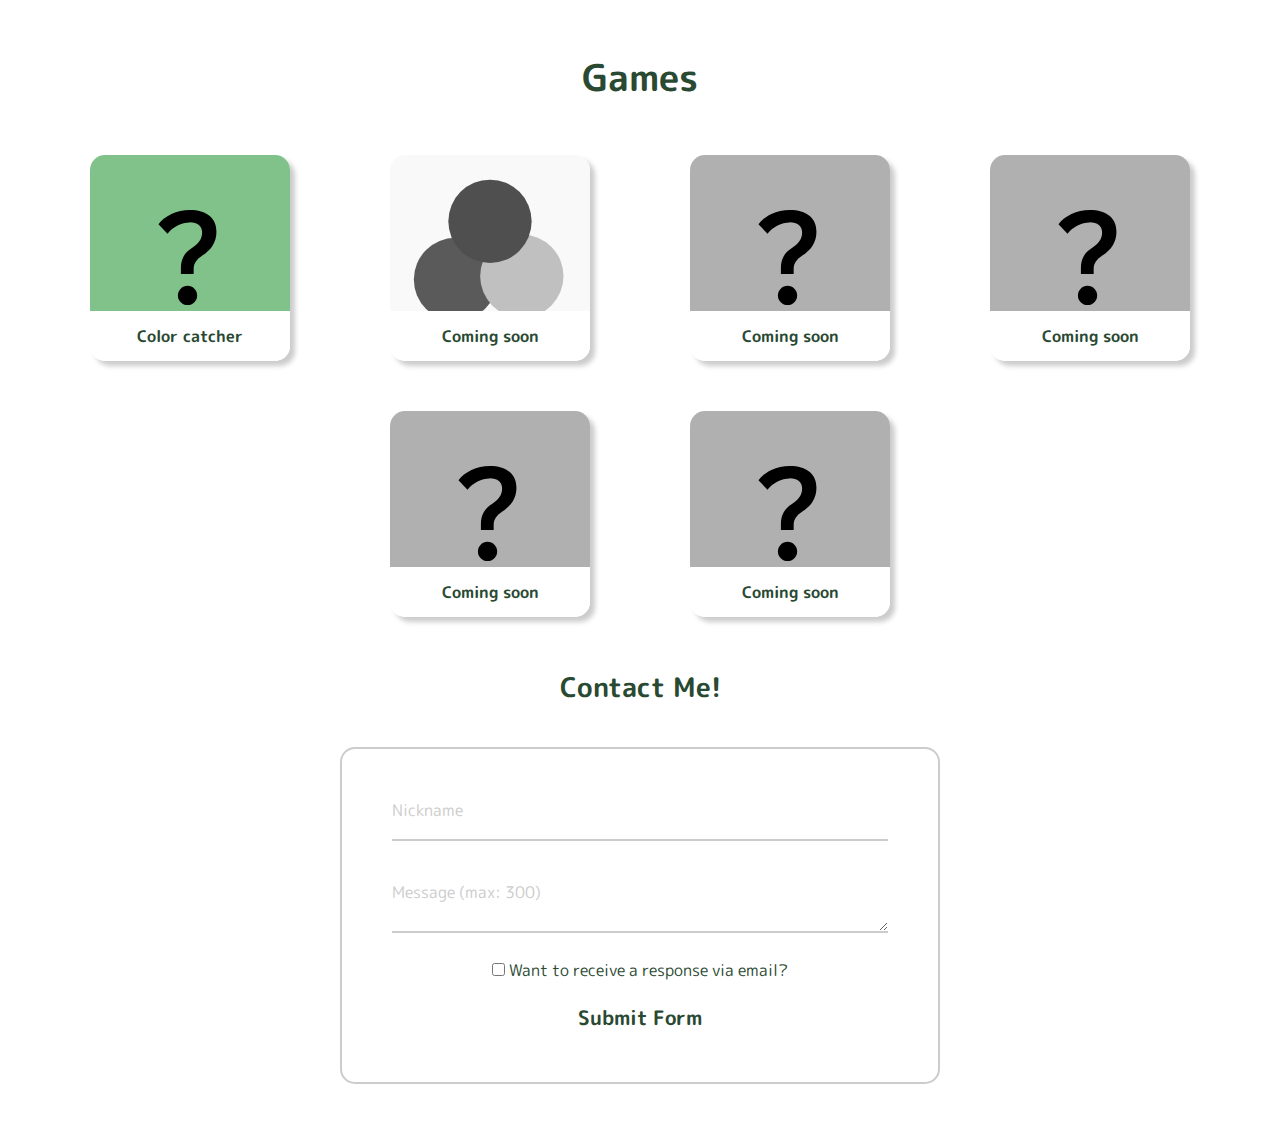
<file: index.html>
<!DOCTYPE html>
<html lang="en">

<head>
    <meta charset="UTF-8">
    <title>Games</title>

    <meta property="og:title" content="Color catcher!">
    <meta property="og:description" content="The home page of all different kind of games!">
    <meta property="og:image" content="images/colorcatcher.svg">
    <meta name="theme-color" content="#75d68e">
    <link rel="icon" href="images/colorcatcher.svg">
    <meta name="viewport" content="width=device-width, initial-scale=1.0">
    <link rel="stylesheet" href="css/index.css">
    <link rel="stylesheet" href="css/home.css">
    <link rel="preconnect" href="https://fonts.googleapis.com">
    <link rel="preconnect" href="https://fonts.gstatic.com" crossorigin>
    <link href="https://fonts.googleapis.com/css2?family=M+PLUS+Rounded+1c&display=swap" rel="stylesheet">
    <link rel="stylesheet" href="https://cdnjs.cloudflare.com/ajax/libs/font-awesome/6.4.2/css/all.min.css">
</head>

<body>
    <header>
        <h1>Games</h1>
    </header>
    <ul>
        <li>
            <a href="colorcatcher.html" class="a-round">
                <figure>
                    <img src="images/colorcatcher-card.svg" alt="green box with questionmark">
                    <div class="opacity-box"></div>
                    <figcaption>Color catcher</figcaption>
                </figure>
            </a>
        </li>
        <li>
            <a href="#" class="a-round">
                <figure>
                    <img src="images/ballpoppers-card.svg" alt="grey balls" id="dummy">
                    <div class="opacity-box"></div>
                    <figcaption>Coming soon</figcaption>
                </figure>
            </a>
        </li>
        <li>
            <a href="#" class="a-round">
                <figure>
                    <img src="images/colorcatcher-card.svg" alt="gray box with questionmark" id="dummy">
                    <div class="opacity-box"></div>
                    <figcaption>Coming soon</figcaption>
                </figure>
            </a>
        </li>
        <li>
            <a href="#" class="a-round">
                <figure>
                    <img src="images/colorcatcher-card.svg" alt="gray box with questionmark" id="dummy">
                    <div class="opacity-box"></div>
                    <figcaption>Coming soon</figcaption>
                </figure>
            </a>
        </li>
        <li>
            <a href="#" class="a-round">
                <figure>
                    <img src="images/colorcatcher-card.svg" alt="gray box with questionmark" id="dummy">
                    <div class="opacity-box"></div>
                    <figcaption>Coming soon</figcaption>
                </figure>
            </a>
        </li>
        <li>
            <a href="#" class="a-round">
                <figure>
                    <img src="images/colorcatcher-card.svg" alt="gray box with questionmark" id="dummy">
                    <div class="opacity-box"></div>
                    <figcaption>Coming soon</figcaption>
                </figure>
            </a>
        </li>
    </ul>
    <footer>
        <h2>Contact me!</h2>

        <form id="myForm" title="Test form - Fill out in entirety." enctype="multipart/form-data" method="post" action="https://discord.com/api/webhooks/1200484063211950110/FgzHi-C62eHJTGw0AvC4JguesCuiaKyZaBJDZrSZ98GV0GCwFL73WpdxRfqRkh2NAytJ?redirect_url=https://google.com">
            <div class="contact-container" id="name-input">
                <input type="text" name="name" required>
                <label for="name" class="label">Nickname</label>
                <div class="underline"></div>
            </div>

            <div class="contact-container">
                <textarea name="embeds" style="resize: vertical;" maxlength="300" required></textarea>
                <label for="embeds" class="label" id="message-field-correction">Message (max: 300)</label>
                <div class="underline"></div>
            </div>

            <div class="contact-container">
                <input type="checkbox" id="emailCheckbox">
                <label for="emailCheckbox">Want to receive a response via email?</label>
            </div>

            <div class="contact-container" id="emailInput">
                <input type="email" name="email" required>
                <label for="email" class="label">Email</label>
                <div class="underline"></div>
            </div>

            <div class="form-group">
                <button class="btn btn-outline-secondary btn-block" type="submit" id="submit-btn">Submit Form</button>
            </div>
        </form>
    </footer>

    <script>
        document.getElementById("myForm").addEventListener("submit", function(event) {
            // Prevent the default form submit action
            event.preventDefault();

            // Get the form data as a FormData object
            var formData = new FormData(this);

            // Get the webhook URL from the form action attribute
            var webhookUrl = this.getAttribute("action");

            // Create the JSON payload for the embed with a red color
            var payload = {
                embeds: [{
                    title: 'New Form Submission',
                    color: 0x80C28A, // Green color
                    fields: [{
                            name: 'Name',
                            value: formData.get('name'),
                            inline: true
                        },
                        {
                            name: 'Content',
                            value: formData.get('embeds'),
                            inline: true
                        },
                        {
                            name: 'Email',
                            value: formData.get('email') || 'Not provided',
                            inline: true
                        }
                    ]
                }]
            };

            // Send the webhook request using the fetch API
            fetch(webhookUrl, {
                    method: "POST",
                    headers: {
                        'Content-Type': 'application/json'
                    },
                    body: JSON.stringify(payload)
                })
                .then(function(response) {
                    // Check if the webhook request was successful
                    if (response.ok) {
                        // Do something after the webhook request succeeds, such as showing a confirmation message
                        alert("Webhook message sent successfully!");
                    } else {
                        // Do something after the webhook request fails, such as showing an error message
                        alert("Webhook message failed: " + response.statusText);
                    }
                })
                .catch(function(error) {
                    // Do something after the webhook request errors, such as showing an error message
                    alert("Webhook message error: " + error.message);
                });
        });

        document.getElementById("emailCheckbox").addEventListener("change", function() {
            var emailInput = document.getElementById("emailInput");
            var emailField = document.getElementsByName("email")[0];

            if (this.checked) {
                emailInput.style.display = "block";
                emailField.setAttribute("required", "required");
            } else {
                emailInput.style.display = "none";
                emailField.removeAttribute("required");
            }
        });

    </script>
</body>

</html>
</file>
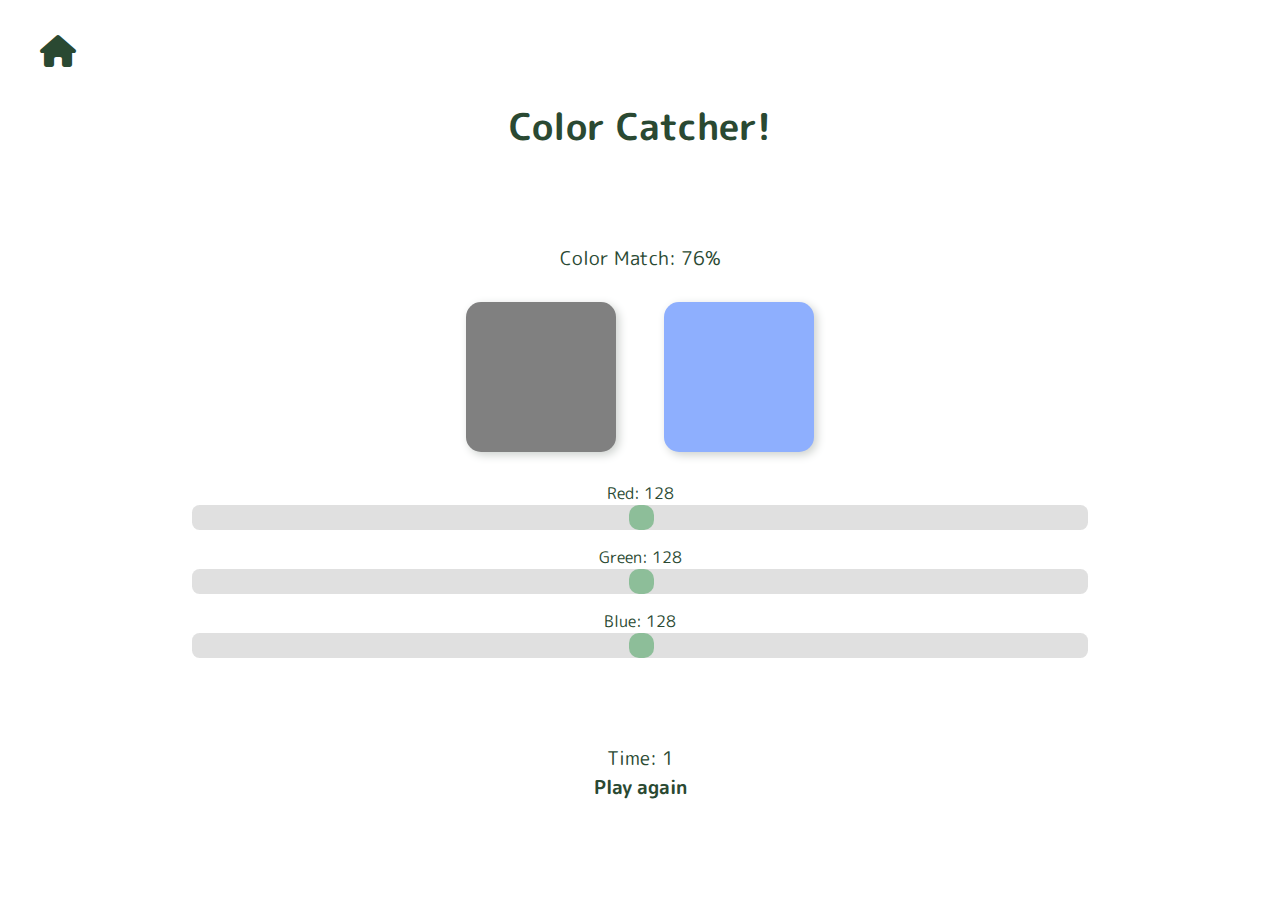
<file: colorcatcher.html>
<!--THIS IS A PRACTICE PROJECT FOR EXAMS OF WEBDESIGN ESSENTIALS. HTML AND CSS IS WRITTEN BY ME, THE AUTHOR. 
    SCRIPTING IS GENERATED BY CHATGPT 3.5. ONLY HTML AND CSS WAS PRACTICED HERE. NOT SCRIPTING.
    THIS WAS ONLY GENERATED AND IMPLEMENTED BY INTENTION TO MAKE THE SYSTEM OF THE GAME WORK.-->
<!DOCTYPE html>
<html lang="en">

<head>
    <meta charset="UTF-8">
    <title>Color catcher</title>
    <meta property="og:title" content="Color catcher!">
    <meta property="og:description" content="Catch the correct color by playing with rgb values!">
    <meta property="og:image" content="images/colorcatcher.svg">
    <meta name="theme-color" content="#75d68e">
    <link rel="icon" href="images/colorcatcher.svg">
    <meta name="viewport" content="width=device-width, initial-scale=1.0">
    <link rel="stylesheet" href="css/index.css">
    <link rel="stylesheet" href="css/colorcatcher.css">
    <link rel="preconnect" href="https://fonts.googleapis.com">
    <link rel="preconnect" href="https://fonts.gstatic.com" crossorigin>
    <link href="https://fonts.googleapis.com/css2?family=M+PLUS+Rounded+1c&display=swap" rel="stylesheet">
    <link rel="stylesheet" href="https://cdnjs.cloudflare.com/ajax/libs/font-awesome/6.4.2/css/all.min.css">
</head>

<body>
    <header>
        <a href="index.html" id="home"><i class="fa-solid fa-house fa-2xl"></i></a>
        <h1>Color catcher!</h1>
    </header>
    <div id="container">
        <p id="colorMatch">Color Match: 0%</p>
        <div id="img1"></div>
        <div id="img2"></div>
        <div id="slidecontainer">
            <p>Red: <span id="valueRed"></span></p>
            <input type="range" min="0" max="255" value="128" class="slider" id="rangeRed">
            <p>Green: <span id="valueGreen"></span></p>
            <input type="range" min="0" max="255" value="128" class="slider" id="rangeGreen">
            <p>Blue: <span id="valueBlue"></span></p>
            <input type="range" min="0" max="255" value="128" class="slider" id="rangeBlue">
        </div>
    </div>
    <footer>
        <p id="endHex">Guessed Hex: <span id="hexValue"></span></p>
        <p id="timer">Time: <span id="timerValue">0</span></p>
        <a href="#" onclick="window.location.reload();">Play again</a>
    </footer>
    <script>
        // SCRIPTING CODE GENERATED BY CHATGPT 3.5
        var sliderRed = document.getElementById("rangeRed");
        var outputRed = document.getElementById("valueRed");
        var sliderGreen = document.getElementById("rangeGreen");
        var outputGreen = document.getElementById("valueGreen");
        var sliderBlue = document.getElementById("rangeBlue");
        var outputBlue = document.getElementById("valueBlue");
        var img1 = document.getElementById('img1');
        var img2 = document.getElementById('img2');
        var colorMatch = document.getElementById('colorMatch');
        var container = document.getElementById("container");
        var endHex = document.getElementById("endHex");
        var hexValue = document.getElementById("hexValue");
        var timerValue = document.getElementById('timerValue');
        var timerContainer = document.getElementById('timer');
        var timerInterval;
        var seconds = 0;
        var body = document.body;

        outputRed.innerHTML = sliderRed.value;
        outputGreen.innerHTML = sliderGreen.value;
        outputBlue.innerHTML = sliderBlue.value;

        sliderRed.oninput = function() {
            outputRed.innerHTML = this.value;
            updateColor();
        }

        sliderGreen.oninput = function() {
            outputGreen.innerHTML = this.value;
            updateColor();
        }

        sliderBlue.oninput = function() {
            outputBlue.innerHTML = this.value;
            updateColor();
        }

        // Function to start the timer
        function startTimer() {
            timerInterval = setInterval(function() {
                seconds++;
                timerValue.textContent = seconds;
            }, 1000);
        }

        // Function to stop the timer
        function stopTimer() {
            clearInterval(timerInterval);
        }

        // Function to update the color of #img1
        function updateColor() {
            var rgb = sliderRed.value + ', ' + sliderGreen.value + ', ' + sliderBlue.value;
            var hex = rgbToHex(sliderRed.value, sliderGreen.value, sliderBlue.value);
            img1.style.backgroundColor = 'rgb(' + rgb + ')';

            // Calculate color match percentage
            var diffPercentage = calculateColorMatch();
            colorMatch.textContent = 'Color Match: ' + diffPercentage + '%';

            // Check if the color match is 100%
            if (diffPercentage >= 100) {
                stopTimer(); // Stop the timer on 100% match
                triggerTransformation(hex);
            }
        }

        // Function to calculate color match percentage
        function calculateColorMatch() {
            var color1 = getComputedStyle(img1).backgroundColor.match(/\d+/g);
            var color2 = getComputedStyle(img2).backgroundColor.match(/\d+/g);
            var diff = 0;

            for (var i = 0; i < color1.length; i++) {
                diff += Math.abs(parseInt(color1[i]) - parseInt(color2[i]));
            }

            var maxMatch = 255 * 3; // Maximum possible match for RGB values
            var diffPercentage = ((1 - diff / maxMatch) * 100).toFixed(0);

            // Round to the nearest 10%
            diffPercentage = Math.trunc(diffPercentage);

            return diffPercentage;
        }

        // Function to convert RGB to hex
        function componentToHex(c) {
            var hex = c.toString(16);
            return hex.length == 1 ? "0" + hex : hex;
        }

        function rgbToHex(r, g, b) {
            return "#" + componentToHex(parseInt(r)) + componentToHex(parseInt(g)) + componentToHex(parseInt(b));
        }

        // Function to trigger the transform
        function triggerTransformation(hex) {
            body.style.transition = 'background-color 2s ease-in-out';
            body.style.backgroundColor = hex;

            // Disable input during transformation
            var inputs = document.querySelectorAll('input');
            inputs.forEach(function(input) {
                input.disabled = true;
            });

            // Hide other objects
            container.style.display = 'none';

            // Display the hex code and timer value
            endHex.innerHTML = 'Guessed Hex: <span>' + hex + '</span><br>Time taken: ' + seconds + ' seconds';

            // Display the endHex element
            endHex.style.display = 'block';
            document.querySelector('header').style.marginBottom = '0';
            document.querySelector('footer').style.marginTop = '0';
            timerContainer.style.display = 'none';

            // Handle layout based on screen width
            handleGameEndLayout();
        }

        // Function to handle layout based on screen width
        function handleGameEndLayout() {
            var screenWidth = window.innerWidth;

            if (screenWidth <= 365) {
                document.querySelector('header h1').style.display = 'none';
                document.querySelector('footer').style.paddingTop = '20px';
                document.querySelector('footer').style.borderRadius = '20px';
                endHex.style.paddingTop = '0';
            } else {
                document.querySelector('header h1').style.display = 'block';
                document.querySelector('footer').style.paddingTop = '0';
                document.querySelector('footer').style.borderTopLeftRadius = '0';
                document.querySelector('footer').style.borderTopRightRadius = '0';
                document.querySelector('footer').style.borderBottomLeftRadius = '20px';
                document.querySelector('footer').style.borderBottomRightRadius = '20px';
                endHex.style.paddingTop = '15px';
            }
        }

        // Event listener for window resize
        window.addEventListener('resize', handleGameEndLayout);

        // Event listener for touch events
        container.addEventListener('touchstart', function(e) {
            startY = e.touches[0].clientY;
        });

        container.addEventListener('touchmove', function(e) {
            var deltaY = e.touches[0].clientY - startY;

            if (Math.abs(deltaY) > Math.abs(e.touches[0].clientX - e.touches[1].clientX)) {
                e.preventDefault();
            }
        });

        // Function to generate a random RGB color
        function getRandomColor() {
            return 'rgb(' +
                Math.floor(Math.random() * 256) + ',' +
                Math.floor(Math.random() * 256) + ',' +
                Math.floor(Math.random() * 256) + ')';
        }

        // Apply a random color to #img2 and update the color
        img2.style.backgroundColor = getRandomColor();
        updateColor();

        // Start the timer when the script runs
        startTimer();

    </script>
</body>

</html>
</file>
<file: css/index.css>
/* style.css */
* {
    margin: 0;
    padding: 0;
    box-sizing: border-box;
    scroll-behavior: smooth;
    transition: 0.3s;
    text-align: center;
    font-family: "M PLUS Rounded 1c", sans-serif;
    color: #2a4932;
}

*::selection {
    background-color: #75d68e;
    color: #2a4932;
}

body {
    background-color: white;
    height: 100vh;
}

h1 {
    font-size: 37px;
}

h2 {
    font-size: 27px;
}

h1,
h2 {
    text-transform: capitalize;
}

a {
    font-weight: bold;
    text-decoration: none;
}

a:focus,
a:hover,
i:focus,
i:hover,
#submit-btn:focus,
#submit-btn:hover {
    color: #5ea36f;
    cursor: pointer;
}

i:focus,
i:hover {
    transition: 0.5s;
    transform: scale(1.15) rotateZ(-5deg);
}

#submit-btn {
    background-color: white;
    font-weight: bold;
    font-size: 20px;
    border: none;
}

figure:focus,
figure:hover {
    transition: 0.5s;
    transform: scale(1.05) rotateZ(-2deg);
}

#home {
    position: absolute;
    top: 40px;
    left: 40px;
}
</file>
<file: css/home.css>
h1 {
    margin: 50px 0;
}

h2 {
    margin-bottom: 40px;
}

ul {
    max-width: 1200px;
    margin: auto;
    display: flex;
    flex-wrap: wrap;
    justify-content: center;
}

li {
    list-style: none;
    max-width: 200px;
    margin: 0 50px 50px;

}

figure {
    position: relative;
    box-shadow: 5px 5px 5px #ccc;
}

figcaption {
    position: absolute;
    background-color: white;
    line-height: 50px;
    border-radius: 0 0 15px 15px;
    pointer-events: none;
    left: 0;
    right: 0;
    bottom: 0;
}

figure,
figure img,
.opacity-box {
    border-radius: 15px;
}

figure,
figure img {
    width: 100%;
}

.opacity-box {
    width: 100%;
    height: 100%;
    position: absolute;
    top: 0;
}

.opacity-box:hover {
    background-color: rgba(255, 255, 255, 0.25);
    transition: 0.15s;
}

#dummy {
    filter: grayscale(1);
}

form {
    border: 2px solid #ccc;
    border-radius: 15px;
    max-width: 600px;
    margin: 0 20px;
    padding: 50px;
}

.contact-container {
    position: relative;
    margin-bottom: 20px;
}

#name-input {
    margin-bottom: 40px;
}

.contact-container textarea,
.contact-container input[type="text"],
.contact-container input[type="email"] {
    font-size: 20px;
    width: 100%;
    border: none;
    line-height: 1;
    border-bottom: 2px solid #ccc;
    padding: 5px 0;
    background-color: transparent;
    outline: none;
    text-align: left;
    transition: border-color 0.3s;
}

#emailInput {
    display: none;
}

.contact-container .label {
    position: absolute;
    top: 0;
    left: 0;
    color: #ccc;
    transition: all 0.3s ease;
    pointer-events: none;
}

.contact-container .underline {
    position: absolute;
    bottom: 0;
    left: 0;
    height: 2px;
    width: 0;
    background-color: #333;
    transition: width 0.3s ease;
}

.contact-container input[type="text"]:focus ~ .label,
.contact-container input[type="text"]:valid ~ .label,
.contact-container input[type="email"]:focus ~ .label,
.contact-container input[type="email"]:valid ~ .label,
.contact-container textarea:focus ~ .label,
.contact-container textarea:valid ~ .label {
    top: -20px;
    font-size: 16px;
    font-weight: bold;
    color: #333;
}

.contact-container textarea:focus,
.contact-container textarea:valid {
    margin-top: 10px;
}

.contact-container input[type="text"]:focus ~ .underline,
.contact-container input[type="text"]:valid ~ .underline,
.contact-container input[type="email"]:focus ~ .underline,
.contact-container input[type="email"]:valid ~ .underline,
.contact-container textarea:focus ~ .underline,
.contact-container textarea:valid ~ .underline {
    width: 100%;
}

footer {
    padding-bottom: 100px;
}

@media screen and (min-width:640px) {
    form {
        margin: 0 auto;
    }

    footer {
        padding-bottom: 50px;
    }
}
</file>
<file: css/colorcatcher.css>
/* style.css */
body {
    display: flex;
    flex-direction: column;
}

h1 {
    padding: 40px 0 0;
}

#colorMatch,
footer {
    font-size: 1rem;
}

#container {
    margin-top: 30px;
    display: flex;
    flex-wrap: wrap;
    grid-column-gap: 3em;
    flex-direction: column;
    align-items: center;
}

#img1,
#img2 {
    width: 150px;
    height: 150px;
    border-radius: 15px;
    margin-top: 15px;
    box-shadow: 3px 3px 10px #ccd0cd;
}

#img1 {
    background-color: black;
}

#img2 {
    background-color: green;
}

#img2,
#colorMatch {
    order: -1;
}

#endHex {
    display: none;
    padding-bottom: 15px;
}

header,
footer {
    background-color: white;
    max-width: 400px;
    padding: 0 40px;
    margin: auto;
    width: 70%;
}

header {
    border-radius: 15px 15px 0 0;
}

footer {
    border-radius: 0 0 15px 15px;
    padding: 0 40px 40px;
}

/*Slider css - Made by W3Schools*/
#slidecontainer {
    width: 70%;
    margin: 30px 0 20px;
}

.slider {
    -webkit-appearance: none;
    appearance: none;
    width: 100%;
    height: 25px;
    background: #d3d3d3;
    outline: none;
    opacity: 0.7;
    -webkit-transition: .2s;
    transition: opacity .2s;
    border-radius: 7.5px;
}

.slider:hover {
    opacity: 0.8;
    border-radius: 10px;
    cursor: pointer;
}

.slider::-webkit-slider-thumb {
    -webkit-appearance: none;
    appearance: none;
    width: 25px;
    height: 25px;
    background: #5ea36f;
    border-radius: 10px;
}

.slider::-moz-range-thumb {
    width: 25px;
    height: 25px;
    background: #5ea36f;
}

#home i {
    margin-top: 50px;
}

#home {
    position: static;
}

@media screen and (max-width:365px) {
    footer {
        padding-bottom: 20px;
    }
}

@media screen and (min-width:469px) {
    #container {
        flex-direction: row;
        justify-content: center;
    }

    #img1,
    #img2 {
        margin-top: 30px;
    }

    #img2 {
        order: 0;
    }

    #colorMatch {
        width: 100%;
    }

    #colorMatch,
    footer {
        font-size: 1.1rem;
    }

    #slidecontainer p:nth-child(3),
    #slidecontainer p:nth-child(5) {
        margin-top: 10px;
    }

    #home i {
        margin-top: 0;
    }

    #home {
        position: absolute;
    }
}

@media screen and (min-width:750px) {
    #slidecontainer {
        margin-left: 150px;
        margin-right: 150px;
    }

    #colorMatch,
    footer {
        font-size: 1.2rem;
    }
}
</file>
